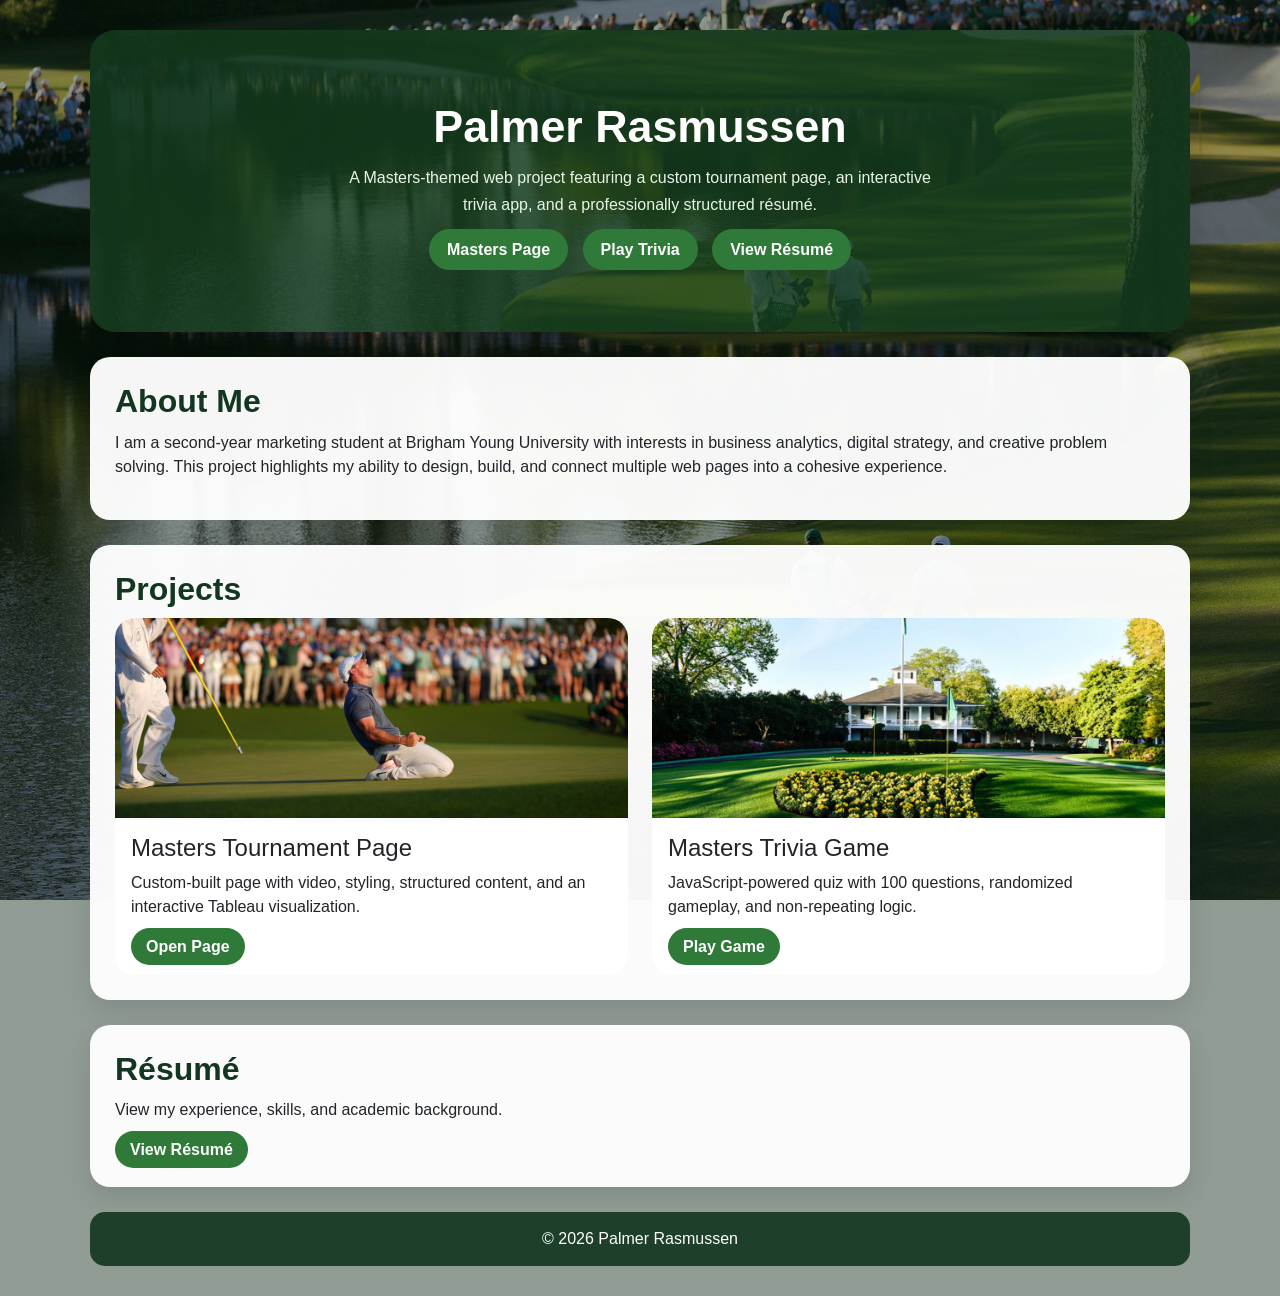
<file: index.html>
<!DOCTYPE html>
<html lang="en">
<head>
  <meta charset="UTF-8">
  <title>Palmer Rasmussen | Portfolio</title>
  <link href="https://cdn.jsdelivr.net/npm/bootstrap@5.3.3/dist/css/bootstrap.min.css" rel="stylesheet">

  <style>
    body {
      margin: 0;
      font-family: Arial, Helvetica, sans-serif;

      background:
        linear-gradient(rgba(10,34,18,0.45), rgba(10,34,18,0.45)),
        url("homebackground.jpg") center/cover fixed no-repeat;
    }

    .wrapper {
      width: min(94%, 1100px);
      margin: 30px auto;
    }

    .hero {
      background:
        linear-gradient(rgba(20,60,30,0.85), rgba(20,60,30,0.85)),
        url("homebackground.jpg") center/cover;
      color: white;
      padding: 70px 30px;
      border-radius: 25px;
      text-align: center;
      box-shadow: 0 18px 36px rgba(0,0,0,0.2);
      margin-bottom: 25px;
    }

    .hero h1 {
      font-size: 2.8rem;
      font-weight: 800;
      margin-bottom: 10px;
    }

    .hero p {
      max-width: 600px;
      margin: 0 auto 20px;
      line-height: 1.7;
      color: #e7f5e7;
    }

    .hero-buttons a {
      margin: 5px;
      padding: 12px 18px;
      background: #2f7a38;
      color: white;
      text-decoration: none;
      border-radius: 999px;
      font-weight: bold;
      transition: 0.2s;
    }

    .hero-buttons a:hover {
      background: #245e2c;
      transform: translateY(-2px);
    }

    .section {
      background: rgba(255,255,255,0.96);
      padding: 25px;
      border-radius: 20px;
      margin-bottom: 25px;
      box-shadow: 0 10px 25px rgba(0,0,0,0.1);
    }

    .section h2 {
      font-weight: 800;
      margin-bottom: 10px;
      color: #12361f;
    }

    .card {
      border-radius: 20px;
      overflow: hidden;
      border: none;
      transition: 0.2s;
    }

    .card:hover {
      transform: translateY(-5px);
      box-shadow: 0 12px 28px rgba(0,0,0,0.15);
    }

    .card img {
      height: 200px;
      object-fit: cover;
    }

    .btn-custom {
      background: #2f7a38;
      color: white;
      border-radius: 999px;
      padding: 10px 15px;
      text-decoration: none;
      font-weight: bold;
    }

    .btn-custom:hover {
      background: #245e2c;
      color: white;
    }

    footer {
      text-align: center;
      color: white;
      padding: 15px;
      background: rgba(18,54,31,0.9);
      border-radius: 15px;
    }
  </style>
</head>

<body>

<div class="wrapper">

  <!-- HERO -->
  <div class="hero">
    <h1>Palmer Rasmussen</h1>
    <p>
      A Masters-themed web project featuring a custom tournament page,
      an interactive trivia app, and a professionally structured résumé.
    </p>

    <div class="hero-buttons">
      <a href="scratch.html">Masters Page</a>
      <a href="app.html">Play Trivia</a>
      <a href="resume.html">View Résumé</a>
    </div>
  </div>

  <!-- ABOUT -->
  <div class="section">
    <h2>About Me</h2>
    <p>
      I am a second-year marketing student at Brigham Young University with interests in
      business analytics, digital strategy, and creative problem solving. This project
      highlights my ability to design, build, and connect multiple web pages into a
      cohesive experience.
    </p>
  </div>

  <!-- PROJECTS -->
  <div class="section">
    <h2>Projects</h2>

    <div class="row g-4">

      <div class="col-md-6">
        <div class="card">
          <img src="masters.jpg">
          <div class="p-3">
            <h4>Masters Tournament Page</h4>
            <p>
              Custom-built page with video, styling, structured content, and
              an interactive Tableau visualization.
            </p>
            <a href="scratch.html" class="btn-custom">Open Page</a>
          </div>
        </div>
      </div>

      <div class="col-md-6">
        <div class="card">
          <img src="triviabackground.jpg">
          <div class="p-3">
            <h4>Masters Trivia Game</h4>
            <p>
              JavaScript-powered quiz with 100 questions, randomized gameplay,
              and non-repeating logic.
            </p>
            <a href="app.html" class="btn-custom">Play Game</a>
          </div>
        </div>
      </div>

    </div>
  </div>

  <!-- RESUME -->
  <div class="section">
    <h2>Résumé</h2>
    <p>View my experience, skills, and academic background.</p>
    <a href="resume.html" class="btn-custom">View Résumé</a>
  </div>

  <!-- FOOTER -->
  <footer>
    © 2026 Palmer Rasmussen
  </footer>

</div>

</body>
</html>
</file>
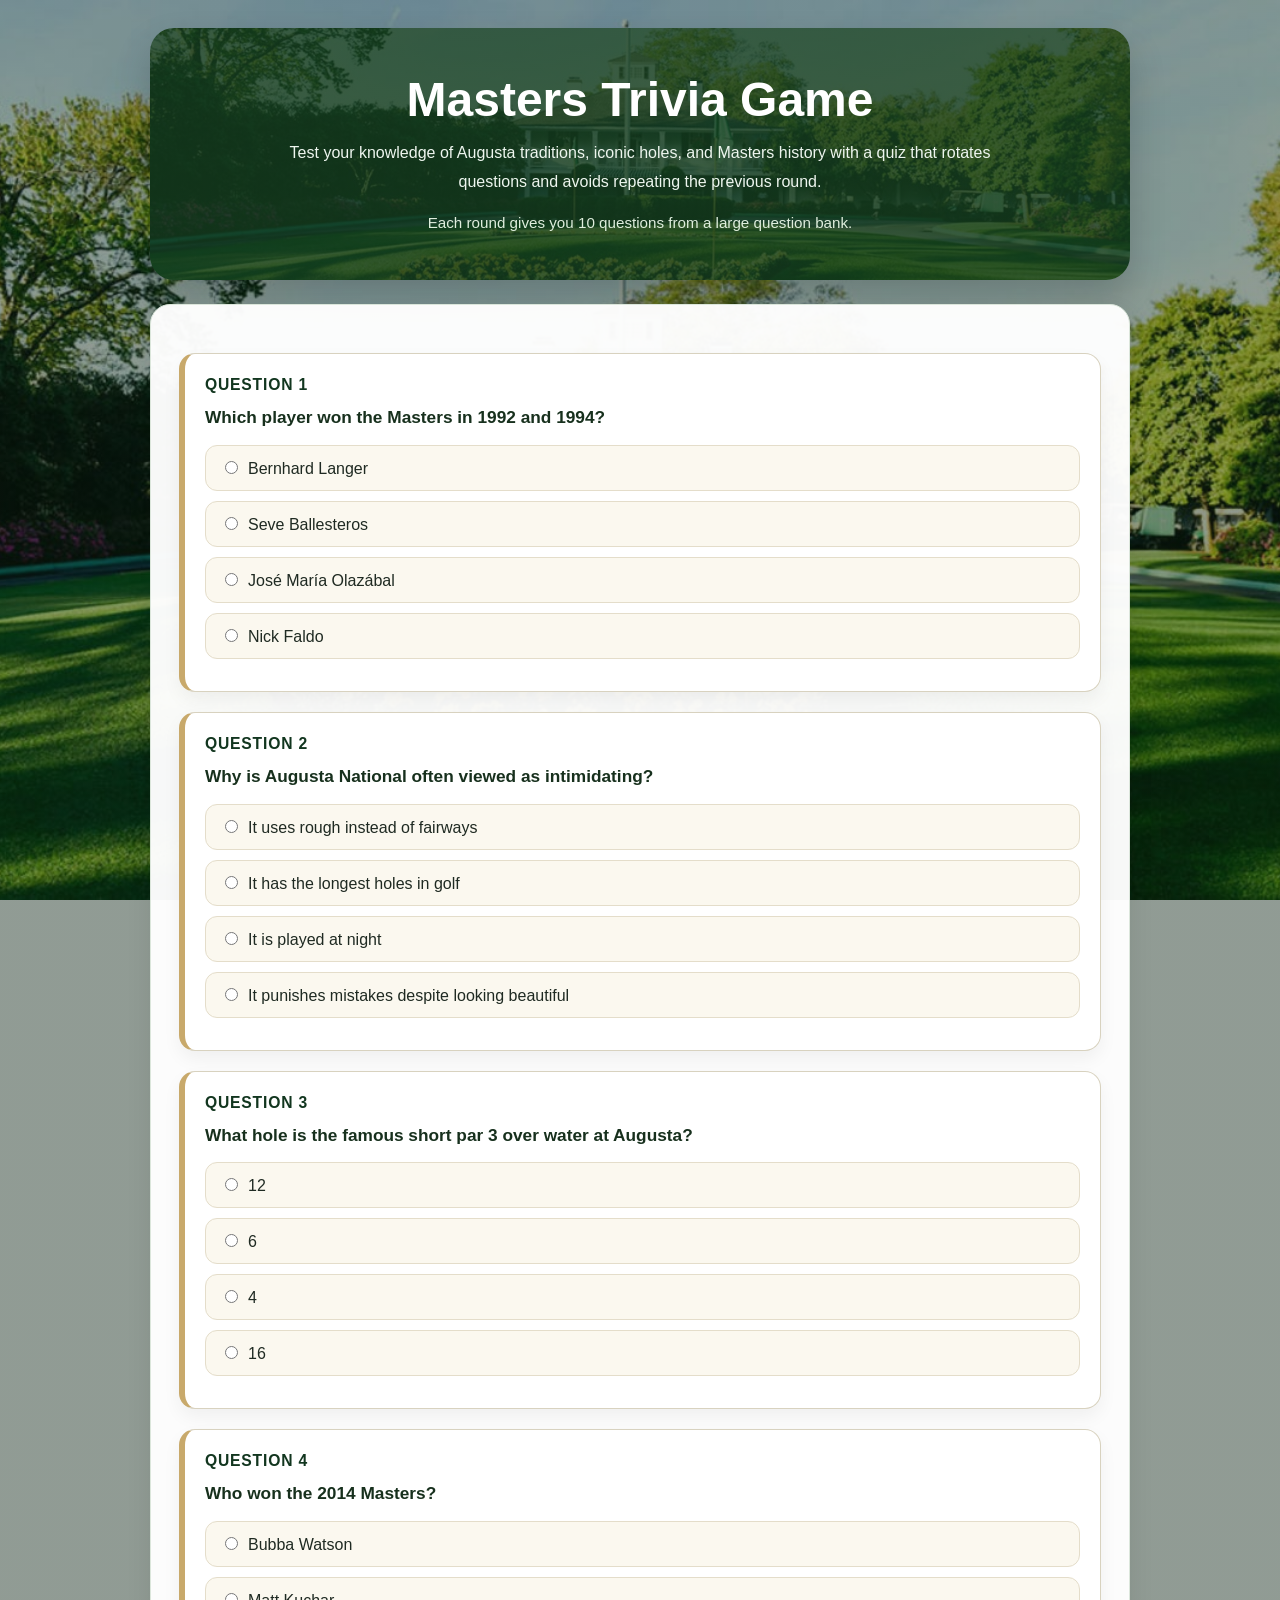
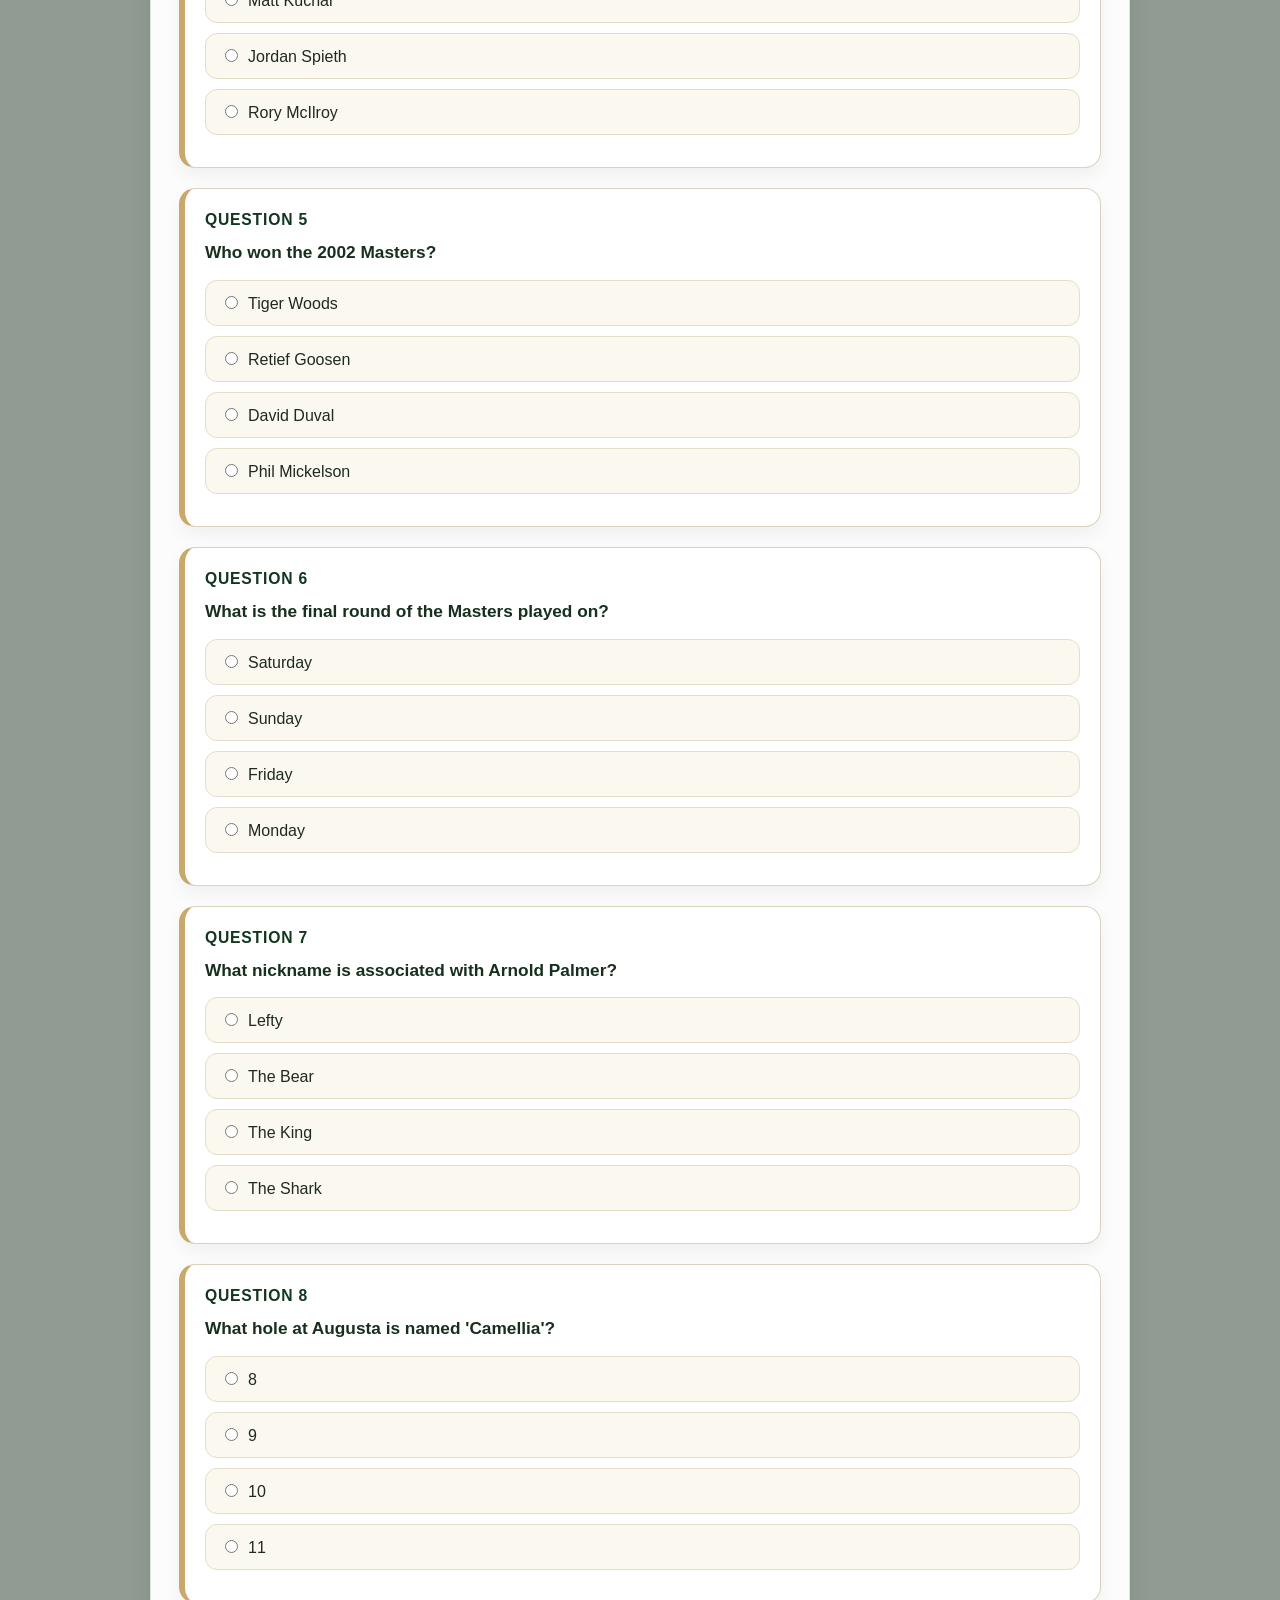
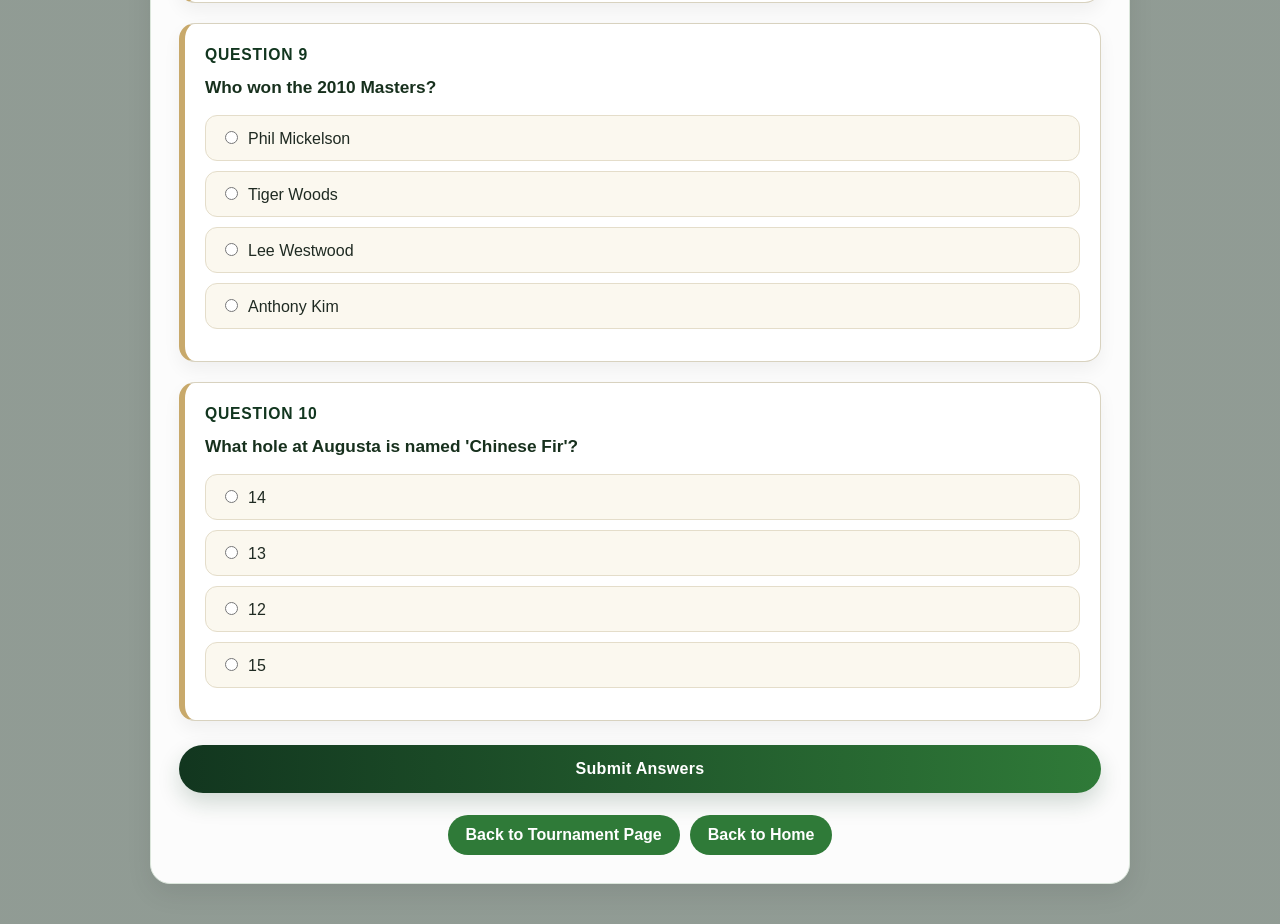
<file: app.html>
<!DOCTYPE html>
<html lang="en">
<head>
  <meta charset="UTF-8">
  <meta name="viewport" content="width=device-width, initial-scale=1.0">
  <title>Masters Trivia Game</title>

  <style>
    :root {
      --masters-green: #12361f;
      --masters-green-2: #2f7a38;
      --masters-cream: #fbf8ef;
      --masters-gold: #c8a96b;
      --masters-text: #1f2a22;
      --masters-border: #d8d2bf;
      --correct-bg: #e4f4e7;
      --correct-border: #2f7a38;
      --wrong-bg: #f8e3e3;
      --wrong-border: #b63b3b;
    }

    * {
      box-sizing: border-box;
    }

    body {
      margin: 0;
      font-family: Arial, Helvetica, sans-serif;
      color: var(--masters-text);
      background:
        linear-gradient(rgba(10,34,18,0.45), rgba(10,34,18,0.45)),
        url("triviabackground.jpg") center/cover fixed no-repeat;
    }

    .page-wrap {
      width: min(94%, 980px);
      margin: 28px auto 40px;
    }

    .hero {
      background:
        linear-gradient(rgba(20, 60, 30, 0.84), rgba(20, 60, 30, 0.84)),
        url("triviabackground.jpg") center/cover no-repeat;
      color: white;
      border-radius: 24px;
      overflow: hidden;
      box-shadow: 0 18px 36px rgba(0, 0, 0, 0.18);
      margin-bottom: 24px;
      text-align: center;
      padding: 44px 28px;
    }

    .hero h1 {
      margin: 0 0 12px;
      font-size: clamp(2rem, 4vw, 3rem);
      font-weight: 800;
    }

    .hero p {
      max-width: 720px;
      margin: 0 auto;
      line-height: 1.8;
      color: #eef6ef;
      font-size: 1rem;
    }

    .hero .small-note {
      margin-top: 12px;
      font-size: 0.95rem;
      color: #dfeedd;
    }

    .content-box {
      background: rgba(255, 255, 255, 0.97);
      padding: 28px;
      margin-bottom: 24px;
      border: 1px solid #dbe6db;
      border-radius: 20px;
      box-shadow: 0 10px 26px rgba(0, 0, 0, 0.08);
    }

    .question-box {
      margin-top: 20px;
      padding: 22px 20px;
      background: white;
      border: 1px solid var(--masters-border);
      border-left: 6px solid var(--masters-gold);
      border-radius: 16px;
      box-shadow: 0 8px 18px rgba(0, 0, 0, 0.05);
    }

    .question-box h3 {
      margin: 0 0 10px;
      color: var(--masters-green);
      font-size: 0.98rem;
      text-transform: uppercase;
      letter-spacing: 0.8px;
    }

    .question-text {
      text-align: left;
      font-size: 1.08rem;
      font-weight: 700;
      margin-bottom: 14px;
      line-height: 1.55;
      color: #17301d;
    }

    label.option-label {
      display: block;
      margin: 10px 0;
      text-align: left;
      cursor: pointer;
      background: var(--masters-cream);
      border: 1px solid #e4ddca;
      border-radius: 12px;
      padding: 12px 14px;
      transition: all 0.18s ease;
    }

    label.option-label:hover {
      background: #f1ecdc;
      border-color: var(--masters-gold);
      transform: translateX(2px);
    }

    label.option-label.correct {
      background: var(--correct-bg);
      border: 2px solid var(--correct-border);
      color: #1e4f28;
      font-weight: 700;
    }

    label.option-label.incorrect {
      background: var(--wrong-bg);
      border: 2px solid var(--wrong-border);
      color: #7d2222;
      font-weight: 700;
    }

    label.option-label.dimmed {
      opacity: 0.88;
    }

    input[type="radio"] {
      margin-right: 10px;
      accent-color: var(--masters-green-2);
    }

    .answer-note {
      margin-top: 12px;
      padding: 10px 12px;
      border-radius: 10px;
      font-size: 0.95rem;
      line-height: 1.5;
      display: none;
    }

    .answer-note.correct-note {
      display: block;
      background: var(--correct-bg);
      color: #1d4d27;
      border: 1px solid #b8d7be;
    }

    .answer-note.incorrect-note {
      display: block;
      background: var(--wrong-bg);
      color: #7d2222;
      border: 1px solid #e0b6b6;
    }

    .submit-btn,
    .restart-btn,
    .reset-btn {
      width: 100%;
      padding: 15px;
      font-size: 1rem;
      border-radius: 999px;
      border: none;
      background: linear-gradient(to right, var(--masters-green), var(--masters-green-2));
      color: white;
      font-weight: 700;
      cursor: pointer;
      margin-top: 24px;
      letter-spacing: 0.3px;
      box-shadow: 0 10px 22px rgba(15, 59, 36, 0.18);
      transition: transform 0.18s ease, box-shadow 0.18s ease;
    }

    .submit-btn:hover,
    .restart-btn:hover,
    .reset-btn:hover {
      transform: translateY(-2px);
      box-shadow: 0 14px 26px rgba(15, 59, 36, 0.25);
    }

    .submit-btn:disabled {
      opacity: 0.7;
      cursor: not-allowed;
      transform: none;
    }

    .result-box {
      margin-top: 28px;
      padding: 24px 20px;
      background: linear-gradient(to bottom right, #f8f4e7, #f1ebda);
      border: 1px solid #dfd5b8;
      border-left: 6px solid var(--masters-gold);
      border-radius: 18px;
      display: none;
      text-align: center;
      box-shadow: 0 10px 24px rgba(0, 0, 0, 0.06);
    }

    .result-box h2 {
      margin-top: 0;
      color: var(--masters-green);
    }

    .result-box p {
      margin-bottom: 0;
      font-size: 1.05rem;
      line-height: 1.7;
    }

    .button-row {
      display: grid;
      grid-template-columns: 1fr 1fr;
      gap: 12px;
      margin-top: 12px;
    }

    .back-links {
      margin-top: 22px;
      display: flex;
      justify-content: center;
      flex-wrap: wrap;
      gap: 10px;
    }

    .back-links a {
      display: inline-block;
      padding: 11px 18px;
      background: #2f7a38;
      color: white;
      text-decoration: none;
      border-radius: 999px;
      font-weight: 700;
      transition: transform 0.18s ease, background 0.18s ease;
    }

    .back-links a:hover {
      background: #245e2c;
      transform: translateY(-2px);
    }

    @media (max-width: 700px) {
      .page-wrap {
        width: 95%;
        margin-top: 16px;
      }

      .hero {
        padding: 34px 20px;
      }

      .content-box {
        padding: 22px;
      }

      .button-row {
        grid-template-columns: 1fr;
      }

      .back-links a {
        width: 100%;
        text-align: center;
      }
    }
  </style>
</head>
<body>
  <div class="page-wrap">
    <header class="hero">
      <h1>Masters Trivia Game</h1>
      <p>
        Test your knowledge of Augusta traditions, iconic holes, and Masters history with a quiz
        that rotates questions and avoids repeating the previous round.
      </p>
      <p class="small-note">
        Each round gives you 10 questions from a large question bank.
      </p>
    </header>

    <section class="content-box">
      <div id="quizArea"></div>

      <button class="submit-btn" id="submitBtn" onclick="checkAnswers()">Submit Answers</button>

      <div class="result-box" id="resultBox">
        <h2>Your Score</h2>
        <p id="resultText"></p>
        <div class="button-row">
          <button class="restart-btn" onclick="restartQuiz()">Play Again</button>
          <button class="reset-btn" onclick="resetQuestionHistory()">Reset Question Cycle</button>
        </div>
      </div>

      <div class="back-links">
        <a href="scratch.html">Back to Tournament Page</a>
        <a href="index.html">Back to Home</a>
      </div>
    </section>
  </div>

  <script>
    const USED_STORAGE_KEY = "mastersUsedQuestionIds";
    const LAST_QUIZ_STORAGE_KEY = "mastersLastQuizIds";
    const QUESTIONS_PER_GAME = 10;
    let currentQuestions = [];
    let quizSubmitted = false;

    const questionPool = [
      {id:1,question:"Where is the Masters Tournament played?",options:["Augusta National","Pebble Beach","St Andrews","Torrey Pines"],answer:"Augusta National"},
      {id:2,question:"What is awarded to the winner of the Masters?",options:["Green Jacket","Claret Jug","Wanamaker Trophy","Ryder Cup"],answer:"Green Jacket"},
      {id:3,question:"Which month is the Masters usually played in?",options:["April","June","July","September"],answer:"April"},
      {id:4,question:"What special dinner is held for past Masters champions?",options:["Champions Dinner","Legends Dinner","Augusta Banquet","Winners Feast"],answer:"Champions Dinner"},
      {id:5,question:"Who chooses the Champions Dinner menu?",options:["The defending champion","The tournament chairman","The club chef","The lowest amateur"],answer:"The defending champion"},
      {id:6,question:"What contest is traditionally held during Masters week before the tournament begins?",options:["Par 3 Contest","Long Drive Contest","Skills Challenge","Putting Contest"],answer:"Par 3 Contest"},
      {id:7,question:"What creek runs through Augusta National and Amen Corner?",options:["Rae’s Creek","Jordan Creek","Pine Creek","Augusta Creek"],answer:"Rae’s Creek"},
      {id:8,question:"Which holes make up Amen Corner?",options:["11, 12, and 13","10, 11, and 12","12, 13, and 14","9, 10, and 11"],answer:"11, 12, and 13"},
      {id:9,question:"What hole begins Amen Corner?",options:["11","10","12","13"],answer:"11"},
      {id:10,question:"What hole is the famous short par 3 over water at Augusta?",options:["12","16","6","4"],answer:"12"},
      {id:11,question:"How many rounds are played in the Masters Tournament?",options:["4","3","5","2"],answer:"4"},
      {id:12,question:"How many holes are played in a standard Masters round?",options:["18","9","12","27"],answer:"18"},
      {id:13,question:"What usually happens after the second round of the Masters?",options:["The cut","A playoff","The jacket ceremony","The Champions Dinner"],answer:"The cut"},
      {id:14,question:"The Masters is one of golf’s four what?",options:["Majors","Tours","Invitationals","Series"],answer:"Majors"},
      {id:15,question:"What makes the Masters different from the other major championships?",options:["It is always played at the same course","It is match play","It uses only 54 holes","It rotates countries"],answer:"It is always played at the same course"},
      {id:16,question:"Which group is especially known for returning to compete at the Masters?",options:["Past champions","Only amateurs","Only Ryder Cup captains","Only major winners from the previous year"],answer:"Past champions"},
      {id:17,question:"Who has won the most Masters titles?",options:["Jack Nicklaus","Tiger Woods","Arnold Palmer","Ben Hogan"],answer:"Jack Nicklaus"},
      {id:18,question:"How many Masters titles did Jack Nicklaus win?",options:["6","5","4","7"],answer:"6"},
      {id:19,question:"Who won the 1997 Masters by a record 12 strokes?",options:["Tiger Woods","Jack Nicklaus","Arnold Palmer","Tom Watson"],answer:"Tiger Woods"},
      {id:20,question:"Who won the 2019 Masters in a famous comeback?",options:["Tiger Woods","Phil Mickelson","Jordan Spieth","Dustin Johnson"],answer:"Tiger Woods"},
      {id:21,question:"Who won the 2020 Masters?",options:["Dustin Johnson","Jon Rahm","Scottie Scheffler","Hideki Matsuyama"],answer:"Dustin Johnson"},
      {id:22,question:"Who won the 2021 Masters?",options:["Hideki Matsuyama","Dustin Johnson","Jordan Spieth","Tiger Woods"],answer:"Hideki Matsuyama"},
      {id:23,question:"Who won the 2022 Masters?",options:["Scottie Scheffler","Rory McIlroy","Jon Rahm","Cameron Smith"],answer:"Scottie Scheffler"},
      {id:24,question:"Who won the 2023 Masters?",options:["Jon Rahm","Brooks Koepka","Tiger Woods","Jordan Spieth"],answer:"Jon Rahm"},
      {id:25,question:"Who won the 2015 Masters?",options:["Jordan Spieth","Phil Mickelson","Bubba Watson","Rory McIlroy"],answer:"Jordan Spieth"},
      {id:26,question:"Who won the 2016 Masters?",options:["Danny Willett","Jordan Spieth","Jason Day","Bubba Watson"],answer:"Danny Willett"},
      {id:27,question:"Who won the 2017 Masters?",options:["Sergio Garcia","Justin Rose","Jordan Spieth","Rickie Fowler"],answer:"Sergio Garcia"},
      {id:28,question:"Who won the 2018 Masters?",options:["Patrick Reed","Jordan Spieth","Rickie Fowler","Rory McIlroy"],answer:"Patrick Reed"},
      {id:29,question:"Who won the 2014 Masters?",options:["Bubba Watson","Jordan Spieth","Matt Kuchar","Rory McIlroy"],answer:"Bubba Watson"},
      {id:30,question:"Who won the 2012 Masters?",options:["Bubba Watson","Louis Oosthuizen","Phil Mickelson","Lee Westwood"],answer:"Bubba Watson"},
      {id:31,question:"Who won the 2011 Masters?",options:["Charl Schwartzel","Tiger Woods","Adam Scott","Jason Day"],answer:"Charl Schwartzel"},
      {id:32,question:"Who won the 2010 Masters?",options:["Phil Mickelson","Lee Westwood","Tiger Woods","Anthony Kim"],answer:"Phil Mickelson"},
      {id:33,question:"Who won the 2008 Masters?",options:["Trevor Immelman","Tiger Woods","Brandt Snedeker","Phil Mickelson"],answer:"Trevor Immelman"},
      {id:34,question:"Who won the 2005 Masters?",options:["Tiger Woods","Chris DiMarco","Phil Mickelson","Retief Goosen"],answer:"Tiger Woods"},
      {id:35,question:"Who won the 2004 Masters?",options:["Phil Mickelson","Ernie Els","Retief Goosen","Tiger Woods"],answer:"Phil Mickelson"},
      {id:36,question:"Who won the 2001 Masters?",options:["Tiger Woods","David Duval","Phil Mickelson","Ernie Els"],answer:"Tiger Woods"},
      {id:37,question:"Who won the 1999 Masters?",options:["José María Olazábal","Tiger Woods","Greg Norman","Fred Couples"],answer:"José María Olazábal"},
      {id:38,question:"Who is the youngest Masters winner ever?",options:["Tiger Woods","Jordan Spieth","Jack Nicklaus","Seve Ballesteros"],answer:"Tiger Woods"},
      {id:39,question:"Who is the oldest Masters winner ever?",options:["Jack Nicklaus","Tom Watson","Arnold Palmer","Gary Player"],answer:"Jack Nicklaus"},
      {id:40,question:"What state is Augusta National located in?",options:["Georgia","South Carolina","Florida","Alabama"],answer:"Georgia"},
      {id:41,question:"In what year was the first Masters played?",options:["1934","1928","1941","1950"],answer:"1934"},
      {id:42,question:"What was the Masters originally called?",options:["Augusta National Invitation Tournament","The Augusta Open","The Green Jacket Classic","The National Masters"],answer:"Augusta National Invitation Tournament"},
      {id:43,question:"Who co-founded Augusta National and the Masters?",options:["Bobby Jones","Ben Hogan","Sam Snead","Jack Nicklaus"],answer:"Bobby Jones"},
      {id:44,question:"What color are the caddie jumpsuits at the Masters?",options:["White","Green","Blue","Yellow"],answer:"White"},
      {id:45,question:"What sandwich is famously associated with the Masters concessions?",options:["Pimento cheese","French dip","Italian sub","Reuben"],answer:"Pimento cheese"},
      {id:46,question:"What is traditionally associated with Sunday at the Masters?",options:["Green jacket ceremony","Par 3 Contest","Champions Dinner","Amateur medal presentation"],answer:"Green jacket ceremony"},
      {id:47,question:"Which nine at Augusta contains Amen Corner?",options:["Back nine","Front nine","Practice nine","Short course"],answer:"Back nine"},
      {id:48,question:"Which hole is famous for players skipping the ball across the water in practice rounds?",options:["16","12","18","6"],answer:"16"},
      {id:49,question:"What flower is Augusta especially known for?",options:["Azaleas","Roses","Tulips","Lilies"],answer:"Azaleas"},
      {id:50,question:"What nickname is associated with Arnold Palmer?",options:["The King","The Bear","Lefty","The Shark"],answer:"The King"},
      {id:51,question:"What nickname is associated with Jack Nicklaus?",options:["The Golden Bear","The King","Lefty","The Shark"],answer:"The Golden Bear"},
      {id:52,question:"What nickname is associated with Phil Mickelson?",options:["Lefty","The King","The Bear","The Iceman"],answer:"Lefty"},
      {id:53,question:"What hole at Augusta is named 'Golden Bell'?",options:["12","11","13","16"],answer:"12"},
      {id:54,question:"What hole at Augusta is named 'Azalea'?",options:["13","12","14","15"],answer:"13"},
      {id:55,question:"What hole at Augusta is named 'Magnolia'?",options:["5","6","4","7"],answer:"5"},
      {id:56,question:"What hole at Augusta is named 'Camellia'?",options:["10","9","11","8"],answer:"10"},
      {id:57,question:"What hole at Augusta is named 'Firethorn'?",options:["15","14","16","13"],answer:"15"},
      {id:58,question:"What hole at Augusta is named 'Holly'?",options:["18","17","16","15"],answer:"18"},
      {id:59,question:"What hole at Augusta is named 'Redbud'?",options:["16","15","14","13"],answer:"16"},
      {id:60,question:"What hole at Augusta is named 'Pink Dogwood'?",options:["2","3","4","5"],answer:"2"},
      {id:61,question:"What hole at Augusta is named 'Flowering Peach'?",options:["3","2","4","5"],answer:"3"},
      {id:62,question:"What hole at Augusta is named 'Pampas'?",options:["7","8","6","9"],answer:"7"},
      {id:63,question:"What hole at Augusta is named 'Yellow Jasmine'?",options:["8","7","9","6"],answer:"8"},
      {id:64,question:"What hole at Augusta is named 'Carolina Cherry'?",options:["9","8","10","7"],answer:"9"},
      {id:65,question:"What hole at Augusta is named 'White Dogwood'?",options:["11","10","12","9"],answer:"11"},
      {id:66,question:"What hole at Augusta is named 'Chinese Fir'?",options:["14","13","15","12"],answer:"14"},
      {id:67,question:"What hole at Augusta is named 'Nandina'?",options:["13","14","12","15"],answer:"13"},
      {id:68,question:"What hole at Augusta is named 'Juniper'?",options:["6","5","7","4"],answer:"6"},
      {id:69,question:"What hole at Augusta is named 'Cedar'?",options:["4","3","5","6"],answer:"4"},
      {id:70,question:"What hole is the finishing hole at Augusta?",options:["18","17","16","15"],answer:"18"},
      {id:71,question:"What is one reason the Masters is considered especially traditional?",options:["It keeps many long-standing customs","It is the oldest major","It has the biggest purse","It is always match play"],answer:"It keeps many long-standing customs"},
      {id:72,question:"Who receives low amateur honors at the Masters?",options:["Best amateur in the field","Youngest player in the field","Best rookie","Fastest round of the week"],answer:"Best amateur in the field"},
      {id:73,question:"What hole starts the back nine at Augusta?",options:["10","9","11","12"],answer:"10"},
      {id:74,question:"Which hole is the par-5 second shot over water risk-reward hole on the back nine?",options:["15","13","14","16"],answer:"15"},
      {id:75,question:"What is Augusta National most famous for besides the tournament itself?",options:["Its beauty and course conditioning","Night golf","Having the longest holes in golf","Hosting multiple majors each year"],answer:"Its beauty and course conditioning"},
      {id:76,question:"What is the final round of the Masters played on?",options:["Sunday","Saturday","Friday","Monday"],answer:"Sunday"},
      {id:77,question:"What famous prize is presented in Butler Cabin?",options:["The Green Jacket","The Silver Medal","The Wanamaker Trophy","The Claret Jug"],answer:"The Green Jacket"},
      {id:78,question:"Who won the 1986 Masters in one of the most famous victories ever?",options:["Jack Nicklaus","Tom Watson","Seve Ballesteros","Greg Norman"],answer:"Jack Nicklaus"},
      {id:79,question:"Who won the 2003 Masters?",options:["Mike Weir","Tiger Woods","Ernie Els","Phil Mickelson"],answer:"Mike Weir"},
      {id:80,question:"Who won the 2002 Masters?",options:["Tiger Woods","Retief Goosen","Phil Mickelson","David Duval"],answer:"Tiger Woods"},
      {id:81,question:"Who won the 2006 Masters?",options:["Phil Mickelson","Tiger Woods","José María Olazábal","Retief Goosen"],answer:"Phil Mickelson"},
      {id:82,question:"Who won the 2007 Masters?",options:["Zach Johnson","Tiger Woods","Retief Goosen","Phil Mickelson"],answer:"Zach Johnson"},
      {id:83,question:"Who won the 2009 Masters?",options:["Ángel Cabrera","Tiger Woods","Kenny Perry","Chad Campbell"],answer:"Ángel Cabrera"},
      {id:84,question:"Which famous golfer from Japan won the Masters in 2021?",options:["Hideki Matsuyama","Ryo Ishikawa","Shugo Imahira","Takumi Kanaya"],answer:"Hideki Matsuyama"},
      {id:85,question:"Which player won the Masters in 2024?",options:["Scottie Scheffler","Rory McIlroy","Jon Rahm","Ludvig Åberg"],answer:"Scottie Scheffler"},
      {id:86,question:"What part of Augusta’s identity makes TV coverage instantly recognizable?",options:["The flowers and immaculate course colors","The giant stadium crowds","The roofed greens","The desert setting"],answer:"The flowers and immaculate course colors"},
      {id:87,question:"Which golfer is associated with a miraculous shot from the trees on 13 in 2010?",options:["Phil Mickelson","Tiger Woods","Bubba Watson","Jordan Spieth"],answer:"Phil Mickelson"},
      {id:88,question:"What is one of the most famous collapses in Masters history associated with 1996?",options:["Greg Norman losing a big lead","Tiger Woods missing the cut","Phil Mickelson withdrawing","Rory McIlroy four-putting 18"],answer:"Greg Norman losing a big lead"},
      {id:89,question:"Which player won the Masters in 1992 and 1994?",options:["José María Olazábal","Seve Ballesteros","Bernhard Langer","Nick Faldo"],answer:"José María Olazábal"},
      {id:90,question:"Which player won the Masters in 1989 and 1990?",options:["Nick Faldo","Tom Kite","Ian Woosnam","Fred Couples"],answer:"Nick Faldo"},
      {id:91,question:"Which player won the Masters in 1991?",options:["Ian Woosnam","Nick Faldo","Fred Couples","Seve Ballesteros"],answer:"Ian Woosnam"},
      {id:92,question:"Which player won the Masters in 1996?",options:["Nick Faldo","Greg Norman","Tom Lehman","Fred Couples"],answer:"Nick Faldo"},
      {id:93,question:"Which player won the Masters in 1998?",options:["Mark O’Meara","Tiger Woods","David Duval","Ernie Els"],answer:"Mark O’Meara"},
      {id:94,question:"Which player won the Masters in 2013?",options:["Adam Scott","Angel Cabrera","Tiger Woods","Jason Day"],answer:"Adam Scott"},
      {id:95,question:"Which player was the first Australian to win the Masters?",options:["Adam Scott","Greg Norman","Jason Day","Cameron Smith"],answer:"Adam Scott"},
      {id:96,question:"What is the atmosphere at the Masters most often described as?",options:["Prestigious and traditional","Loud and chaotic","Fast and modern","Casual and relaxed"],answer:"Prestigious and traditional"},
      {id:97,question:"What is one visual symbol strongly associated with Masters broadcasts?",options:["The Augusta scoreboards and flowers","Fireworks","LED light shows","Open grandstands"],answer:"The Augusta scoreboards and flowers"},
      {id:98,question:"Why is Augusta National often viewed as intimidating?",options:["It punishes mistakes despite looking beautiful","It has the longest holes in golf","It uses rough instead of fairways","It is played at night"],answer:"It punishes mistakes despite looking beautiful"},
      {id:99,question:"What kind of event is the Masters compared to the other majors?",options:["An invitational field","An open qualifier event","A match-play bracket","A team championship"],answer:"An invitational field"},
      {id:100,question:"What best defines the Masters as a tournament?",options:["Tradition, pressure, and Augusta National","Speed, team play, and travel","Rotation, links golf, and weather","Night golf and fan voting"],answer:"Tradition, pressure, and Augusta National"}
    ];

    function shuffleArray(array) {
      const shuffled = [...array];
      for (let i = shuffled.length - 1; i > 0; i--) {
        const j = Math.floor(Math.random() * (i + 1));
        const temp = shuffled[i];
        shuffled[i] = shuffled[j];
        shuffled[j] = temp;
      }
      return shuffled;
    }

    function getStoredArray(key) {
      try {
        return JSON.parse(localStorage.getItem(key)) || [];
      } catch (e) {
        return [];
      }
    }

    function setStoredArray(key, value) {
      localStorage.setItem(key, JSON.stringify(value));
    }

    function buildQuestionSet() {
      let usedIds = getStoredArray(USED_STORAGE_KEY);
      const lastQuizIds = getStoredArray(LAST_QUIZ_STORAGE_KEY);

      const neverUsed = questionPool.filter(function(q) {
        return !usedIds.includes(q.id);
      });

      let selected = [];

      if (neverUsed.length >= QUESTIONS_PER_GAME) {
        let pool = neverUsed.filter(function(q) {
          return !lastQuizIds.includes(q.id);
        });

        if (pool.length < QUESTIONS_PER_GAME) {
          pool = neverUsed;
        }

        selected = shuffleArray(pool).slice(0, QUESTIONS_PER_GAME);
      } else {
        selected = neverUsed.slice();

        const remainingNeeded = QUESTIONS_PER_GAME - selected.length;

        let refillPool = questionPool.filter(function(q) {
          const alreadySelected = selected.some(function(s) { return s.id === q.id; });
          return !alreadySelected && !lastQuizIds.includes(q.id);
        });

        if (refillPool.length < remainingNeeded) {
          refillPool = questionPool.filter(function(q) {
            return !selected.some(function(s) { return s.id === q.id; });
          });
        }

        selected = selected.concat(shuffleArray(refillPool).slice(0, remainingNeeded));

        if (neverUsed.length === 0) {
          usedIds = [];
        }
      }

      const selectedIds = selected.map(function(q) { return q.id; });
      const updatedUsed = Array.from(new Set(usedIds.concat(selectedIds)));

      setStoredArray(USED_STORAGE_KEY, updatedUsed);
      setStoredArray(LAST_QUIZ_STORAGE_KEY, selectedIds);

      return selected.map(function(q) {
        return {
          id: q.id,
          question: q.question,
          answer: q.answer,
          shuffledOptions: shuffleArray(q.options)
        };
      });
    }

    function loadQuiz() {
      quizSubmitted = false;
      currentQuestions = buildQuestionSet();

      const quizArea = document.getElementById("quizArea");
      const submitBtn = document.getElementById("submitBtn");
      const resultBox = document.getElementById("resultBox");

      quizArea.innerHTML = "";
      submitBtn.disabled = false;
      resultBox.style.display = "none";

      currentQuestions.forEach(function(q, index) {
        const questionBlock = document.createElement("div");
        questionBlock.className = "question-box";

        let optionsHTML = "";
        q.shuffledOptions.forEach(function(option) {
          optionsHTML +=
            '<label class="option-label" data-question="' + index + '" data-option="' + option + '">' +
              '<input type="radio" name="question' + index + '" value="' + option + '">' +
              option +
            '</label>';
        });

        questionBlock.innerHTML =
          '<h3>Question ' + (index + 1) + '</h3>' +
          '<div class="question-text">' + q.question + '</div>' +
          optionsHTML +
          '<div class="answer-note" id="note' + index + '"></div>';

        quizArea.appendChild(questionBlock);
      });
    }

    function checkAnswers() {
      if (quizSubmitted) return;

      let score = 0;

      currentQuestions.forEach(function(q, index) {
        const selected = document.querySelector('input[name="question' + index + '"]:checked');
        const allInputs = document.querySelectorAll('input[name="question' + index + '"]');
        const allLabels = document.querySelectorAll('label[data-question="' + index + '"]');
        const note = document.getElementById("note" + index);

        allInputs.forEach(function(input) {
          input.disabled = true;
        });

        allLabels.forEach(function(label) {
          const labelOption = label.getAttribute("data-option");
          label.classList.add("dimmed");

          if (labelOption === q.answer) {
            label.classList.remove("dimmed");
            label.classList.add("correct");
          }

          if (selected && labelOption === selected.value && selected.value !== q.answer) {
            label.classList.remove("dimmed");
            label.classList.add("incorrect");
          }
        });

        if (selected && selected.value === q.answer) {
          score++;
          note.className = "answer-note correct-note";
          note.textContent = "Correct.";
        } else if (selected) {
          note.className = "answer-note incorrect-note";
          note.textContent = "Incorrect. The correct answer is " + q.answer + ".";
        } else {
          note.className = "answer-note incorrect-note";
          note.textContent = "No answer selected. The correct answer is " + q.answer + ".";
        }
      });

      const resultBox = document.getElementById("resultBox");
      const resultText = document.getElementById("resultText");
      const submitBtn = document.getElementById("submitBtn");

      let feedback = "";
      if (score === currentQuestions.length) {
        feedback = "Perfect round. Very Masters-worthy.";
      } else if (score >= 8) {
        feedback = "Great score. You know your Masters history.";
      } else if (score >= 5) {
        feedback = "Solid round. A little more Augusta knowledge and you are there.";
      } else {
        feedback = "Good start. Time to study up and make another run at it.";
      }

      resultText.textContent = "You got " + score + " out of " + currentQuestions.length + " correct. " + feedback;
      resultBox.style.display = "block";
      submitBtn.disabled = true;
      quizSubmitted = true;

      window.scrollTo({ top: document.body.scrollHeight, behavior: "smooth" });
    }

    function restartQuiz() {
      loadQuiz();
      window.scrollTo({ top: 0, behavior: "smooth" });
    }

    function resetQuestionHistory() {
      localStorage.removeItem(USED_STORAGE_KEY);
      localStorage.removeItem(LAST_QUIZ_STORAGE_KEY);
      restartQuiz();
    }

    loadQuiz();
  </script>
</body>
</html>
</file>
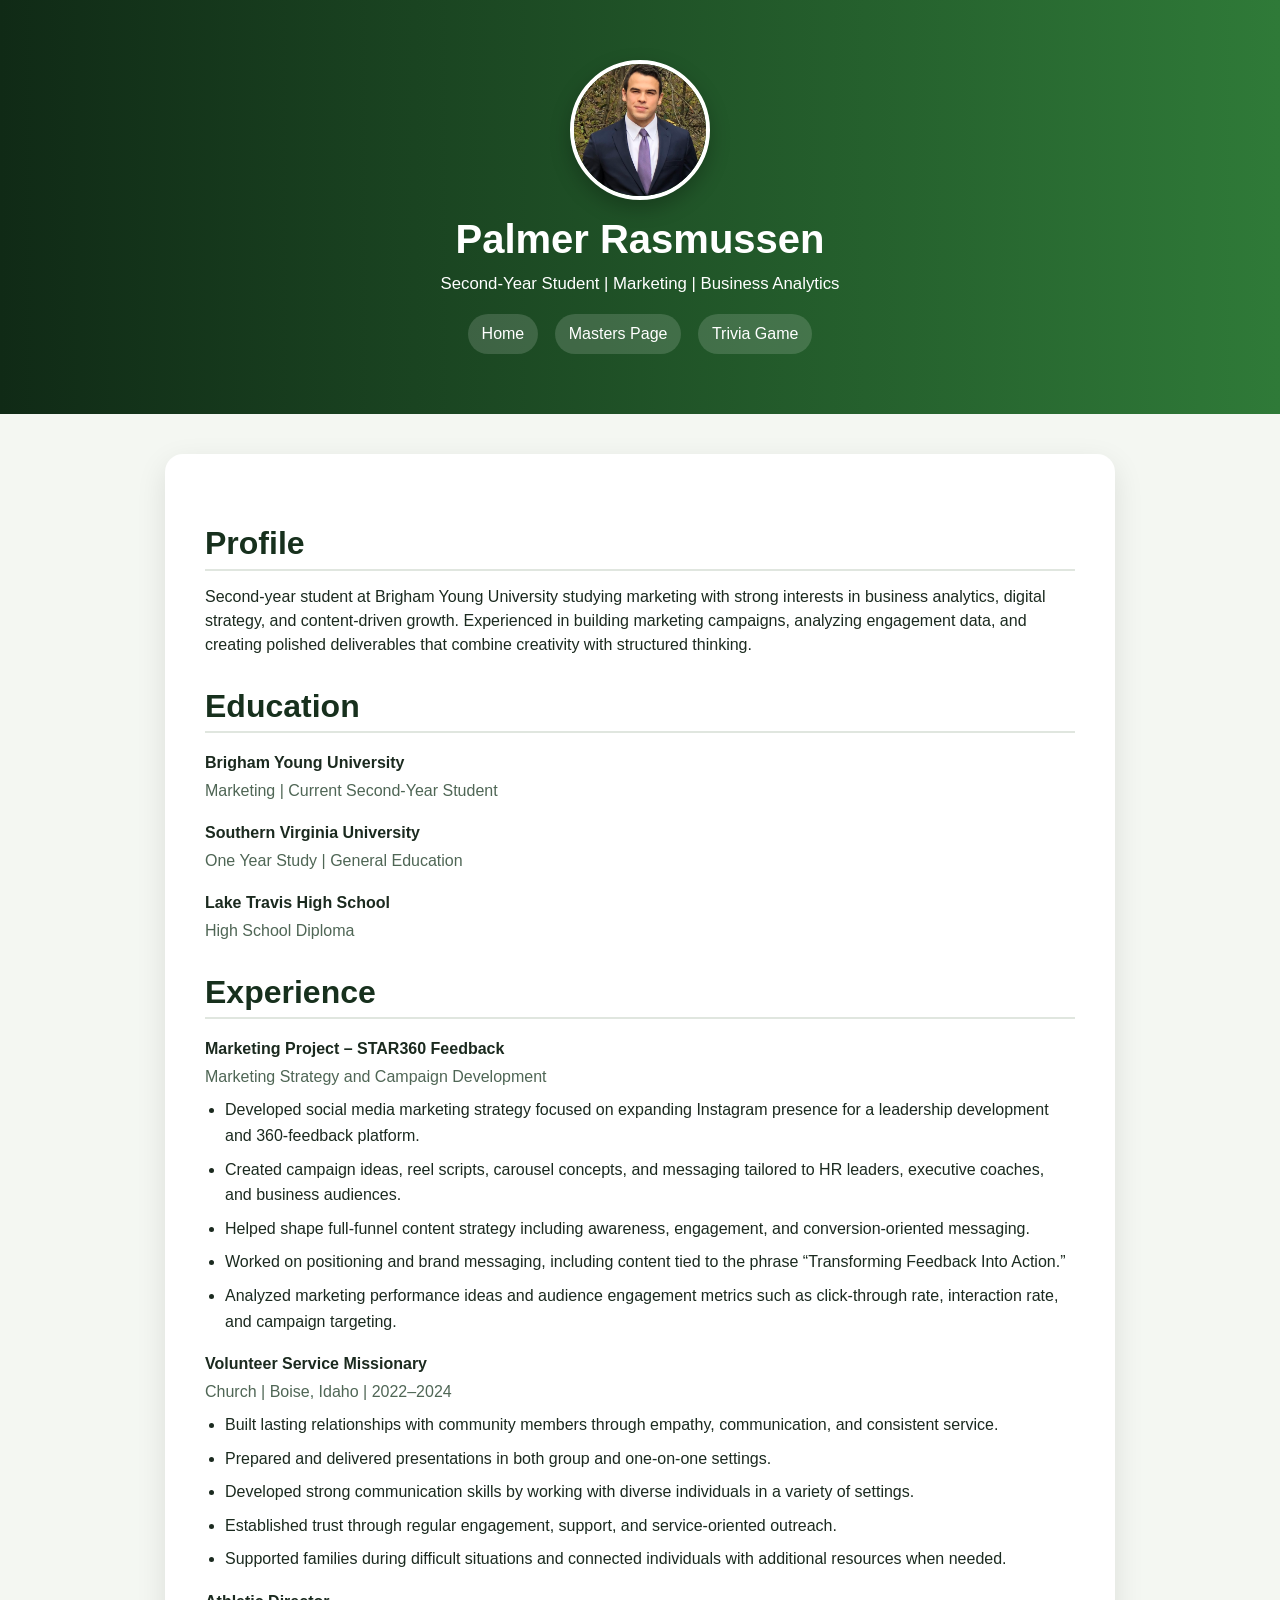
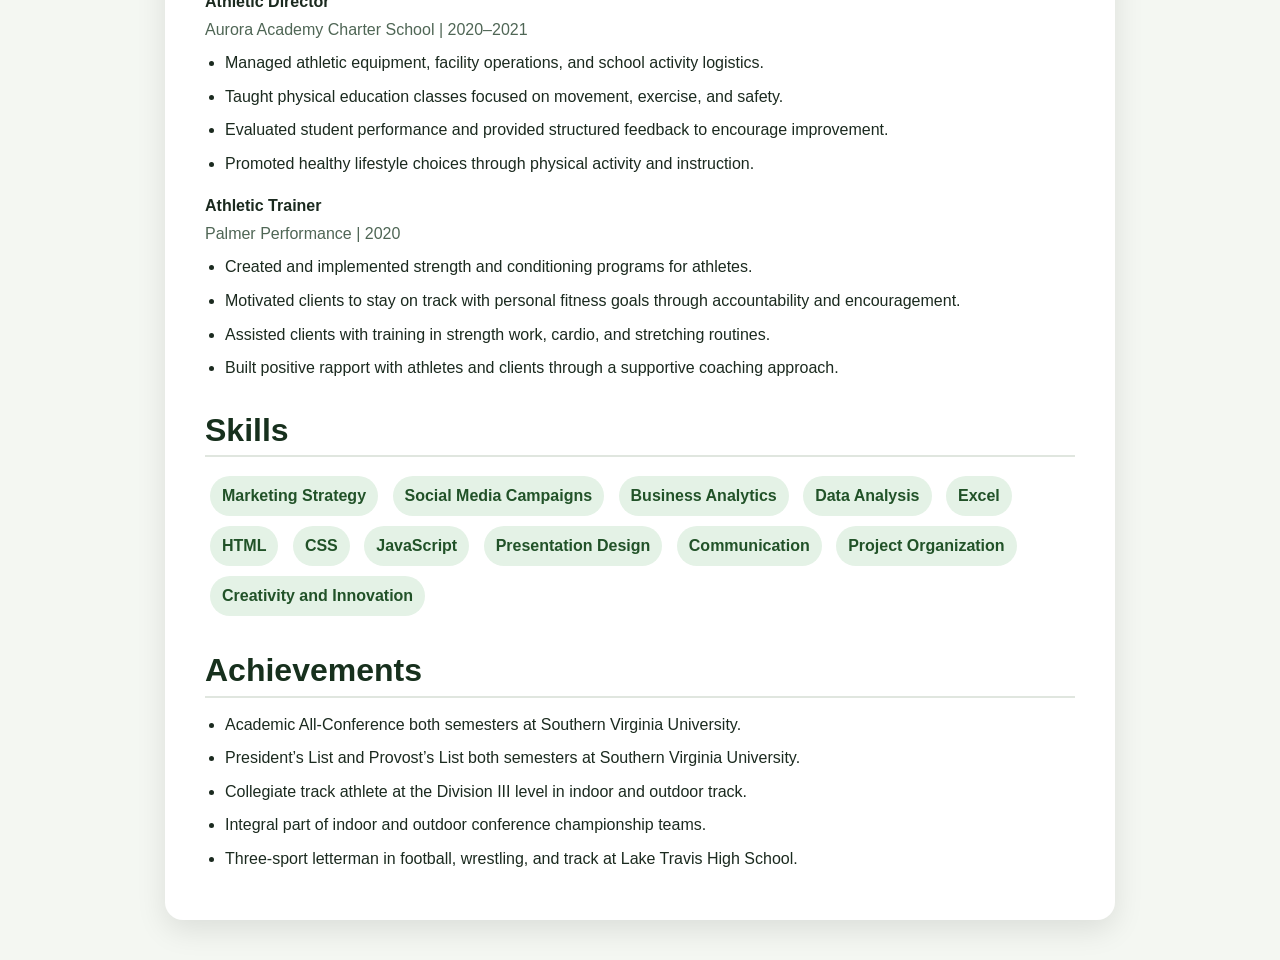
<file: resume.html>
<!DOCTYPE html>
<html lang="en">
<head>
  <meta charset="UTF-8" />
  <meta name="viewport" content="width=device-width, initial-scale=1.0" />
  <title>Palmer Rasmussen | Résumé</title>

  <link href="https://cdn.jsdelivr.net/npm/bootstrap@5.3.3/dist/css/bootstrap.min.css" rel="stylesheet">

  <style>
    body {
      background-color: #f4f7f2;
      font-family: Arial, Helvetica, sans-serif;
      color: #1b2a1f;
      margin: 0;
    }

    .header {
      background: linear-gradient(to right, #102a16, #2f7a38);
      color: white;
      padding: 60px 20px;
    }

    .header h1 {
      font-weight: 800;
      margin-bottom: 8px;
    }

    .header p {
      margin-bottom: 18px;
      font-size: 1.05rem;
    }

    .profile-pic {
      width: 140px;
      height: 140px;
      object-fit: cover;
      border-radius: 50%;
      border: 4px solid white;
      margin-bottom: 15px;
      box-shadow: 0 8px 20px rgba(0,0,0,0.25);
    }

    .links a {
      color: white;
      text-decoration: none;
      margin: 0 6px;
      padding: 8px 14px;
      border-radius: 999px;
      background: rgba(255,255,255,0.15);
      display: inline-block;
    }

    .links a:hover {
      background: rgba(255,255,255,0.25);
      color: white;
    }

    .resume-box {
      max-width: 950px;
      margin: 40px auto;
      background: white;
      border-radius: 18px;
      padding: 40px;
      box-shadow: 0 10px 30px rgba(0,0,0,0.10);
    }

    h2 {
      margin-top: 30px;
      margin-bottom: 14px;
      font-weight: 800;
      border-bottom: 2px solid #e0e6df;
      padding-bottom: 6px;
      color: #17301d;
    }

    .job-title {
      font-weight: 700;
      margin-top: 18px;
      margin-bottom: 4px;
    }

    .job-subtitle {
      color: #4f6655;
      margin-bottom: 8px;
    }

    ul {
      padding-left: 20px;
      margin-bottom: 0;
    }

    li {
      margin-bottom: 8px;
      line-height: 1.6;
    }

    .skills span {
      display: inline-block;
      background: #e4f2e6;
      padding: 8px 12px;
      border-radius: 999px;
      margin: 5px;
      font-weight: 700;
      color: #215228;
    }

    @media (max-width: 768px) {
      .resume-box {
        margin: 20px 12px;
        padding: 24px;
      }

      .links a {
        margin-top: 8px;
      }
    }
  </style>
</head>
<body>

  <div class="header">
    <div class="container text-center">
      <img src="profile.jpg" alt="Palmer Rasmussen" class="profile-pic">

      <h1>Palmer Rasmussen</h1>
      <p>Second-Year Student | Marketing | Business Analytics</p>

      <div class="links">
        <a href="index.html">Home</a>
        <a href="scratch.html">Masters Page</a>
        <a href="app.html">Trivia Game</a>
      </div>
    </div>
  </div>

  <div class="resume-box">
    <h2>Profile</h2>
    <p>
      Second-year student at Brigham Young University studying marketing with strong interests in
      business analytics, digital strategy, and content-driven growth. Experienced in building
      marketing campaigns, analyzing engagement data, and creating polished deliverables that combine
      creativity with structured thinking.
    </p>

    <h2>Education</h2>
    <div class="job-title">Brigham Young University</div>
    <div class="job-subtitle">Marketing | Current Second-Year Student</div>

    <div class="job-title">Southern Virginia University</div>
    <div class="job-subtitle">One Year Study | General Education</div>

    <div class="job-title">Lake Travis High School</div>
    <div class="job-subtitle">High School Diploma</div>

    <h2>Experience</h2>

    <div class="job-title">Marketing Project – STAR360 Feedback</div>
    <div class="job-subtitle">Marketing Strategy and Campaign Development</div>
    <ul>
      <li>Developed social media marketing strategy focused on expanding Instagram presence for a leadership development and 360-feedback platform.</li>
      <li>Created campaign ideas, reel scripts, carousel concepts, and messaging tailored to HR leaders, executive coaches, and business audiences.</li>
      <li>Helped shape full-funnel content strategy including awareness, engagement, and conversion-oriented messaging.</li>
      <li>Worked on positioning and brand messaging, including content tied to the phrase “Transforming Feedback Into Action.”</li>
      <li>Analyzed marketing performance ideas and audience engagement metrics such as click-through rate, interaction rate, and campaign targeting.</li>
    </ul>

    <div class="job-title">Volunteer Service Missionary</div>
    <div class="job-subtitle">Church | Boise, Idaho | 2022–2024</div>
    <ul>
      <li>Built lasting relationships with community members through empathy, communication, and consistent service.</li>
      <li>Prepared and delivered presentations in both group and one-on-one settings.</li>
      <li>Developed strong communication skills by working with diverse individuals in a variety of settings.</li>
      <li>Established trust through regular engagement, support, and service-oriented outreach.</li>
      <li>Supported families during difficult situations and connected individuals with additional resources when needed.</li>
    </ul>

    <div class="job-title">Athletic Director</div>
    <div class="job-subtitle">Aurora Academy Charter School | 2020–2021</div>
    <ul>
      <li>Managed athletic equipment, facility operations, and school activity logistics.</li>
      <li>Taught physical education classes focused on movement, exercise, and safety.</li>
      <li>Evaluated student performance and provided structured feedback to encourage improvement.</li>
      <li>Promoted healthy lifestyle choices through physical activity and instruction.</li>
    </ul>

    <div class="job-title">Athletic Trainer</div>
    <div class="job-subtitle">Palmer Performance | 2020</div>
    <ul>
      <li>Created and implemented strength and conditioning programs for athletes.</li>
      <li>Motivated clients to stay on track with personal fitness goals through accountability and encouragement.</li>
      <li>Assisted clients with training in strength work, cardio, and stretching routines.</li>
      <li>Built positive rapport with athletes and clients through a supportive coaching approach.</li>
    </ul>

    <h2>Skills</h2>
    <div class="skills">
      <span>Marketing Strategy</span>
      <span>Social Media Campaigns</span>
      <span>Business Analytics</span>
      <span>Data Analysis</span>
      <span>Excel</span>
      <span>HTML</span>
      <span>CSS</span>
      <span>JavaScript</span>
      <span>Presentation Design</span>
      <span>Communication</span>
      <span>Project Organization</span>
      <span>Creativity and Innovation</span>
    </div>

    <h2>Achievements</h2>
    <ul>
      <li>Academic All-Conference both semesters at Southern Virginia University.</li>
      <li>President’s List and Provost’s List both semesters at Southern Virginia University.</li>
      <li>Collegiate track athlete at the Division III level in indoor and outdoor track.</li>
      <li>Integral part of indoor and outdoor conference championship teams.</li>
      <li>Three-sport letterman in football, wrestling, and track at Lake Travis High School.</li>
    </ul>
  </div>

</body>
</html>
</file>
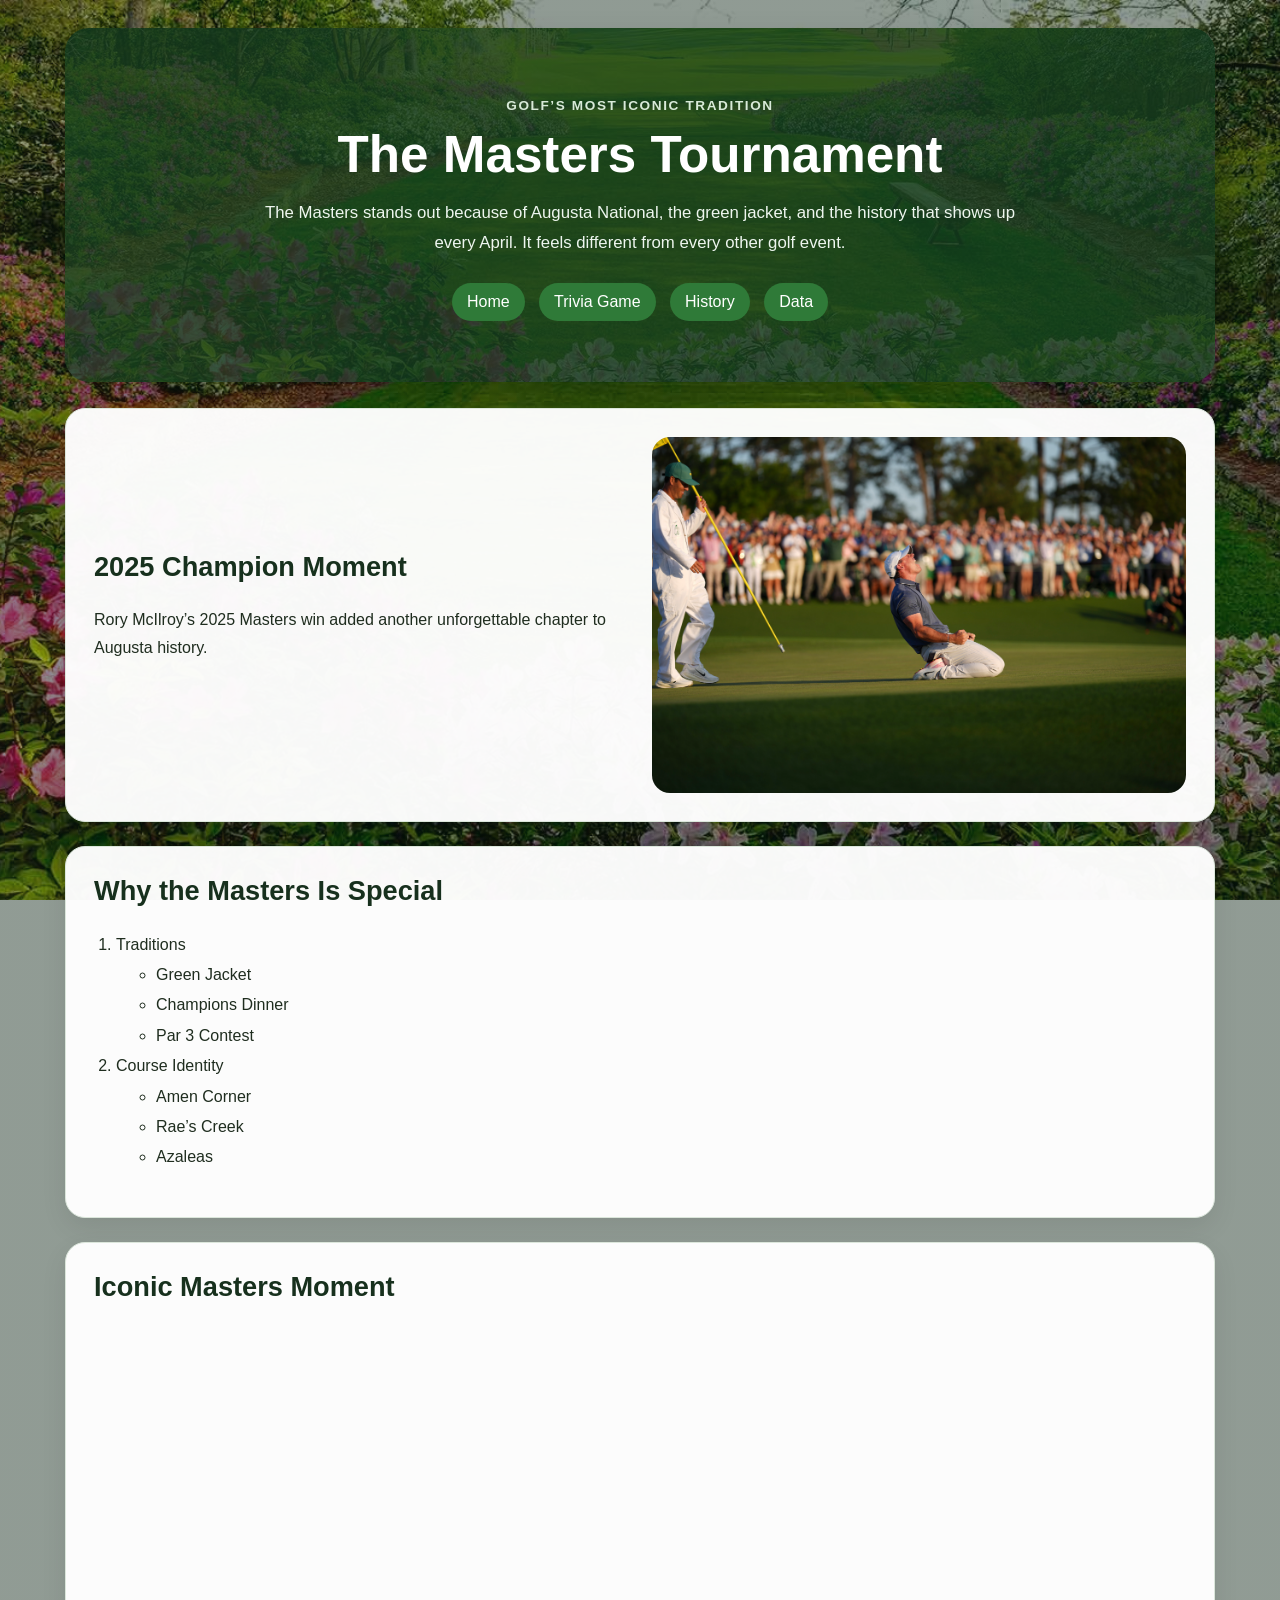
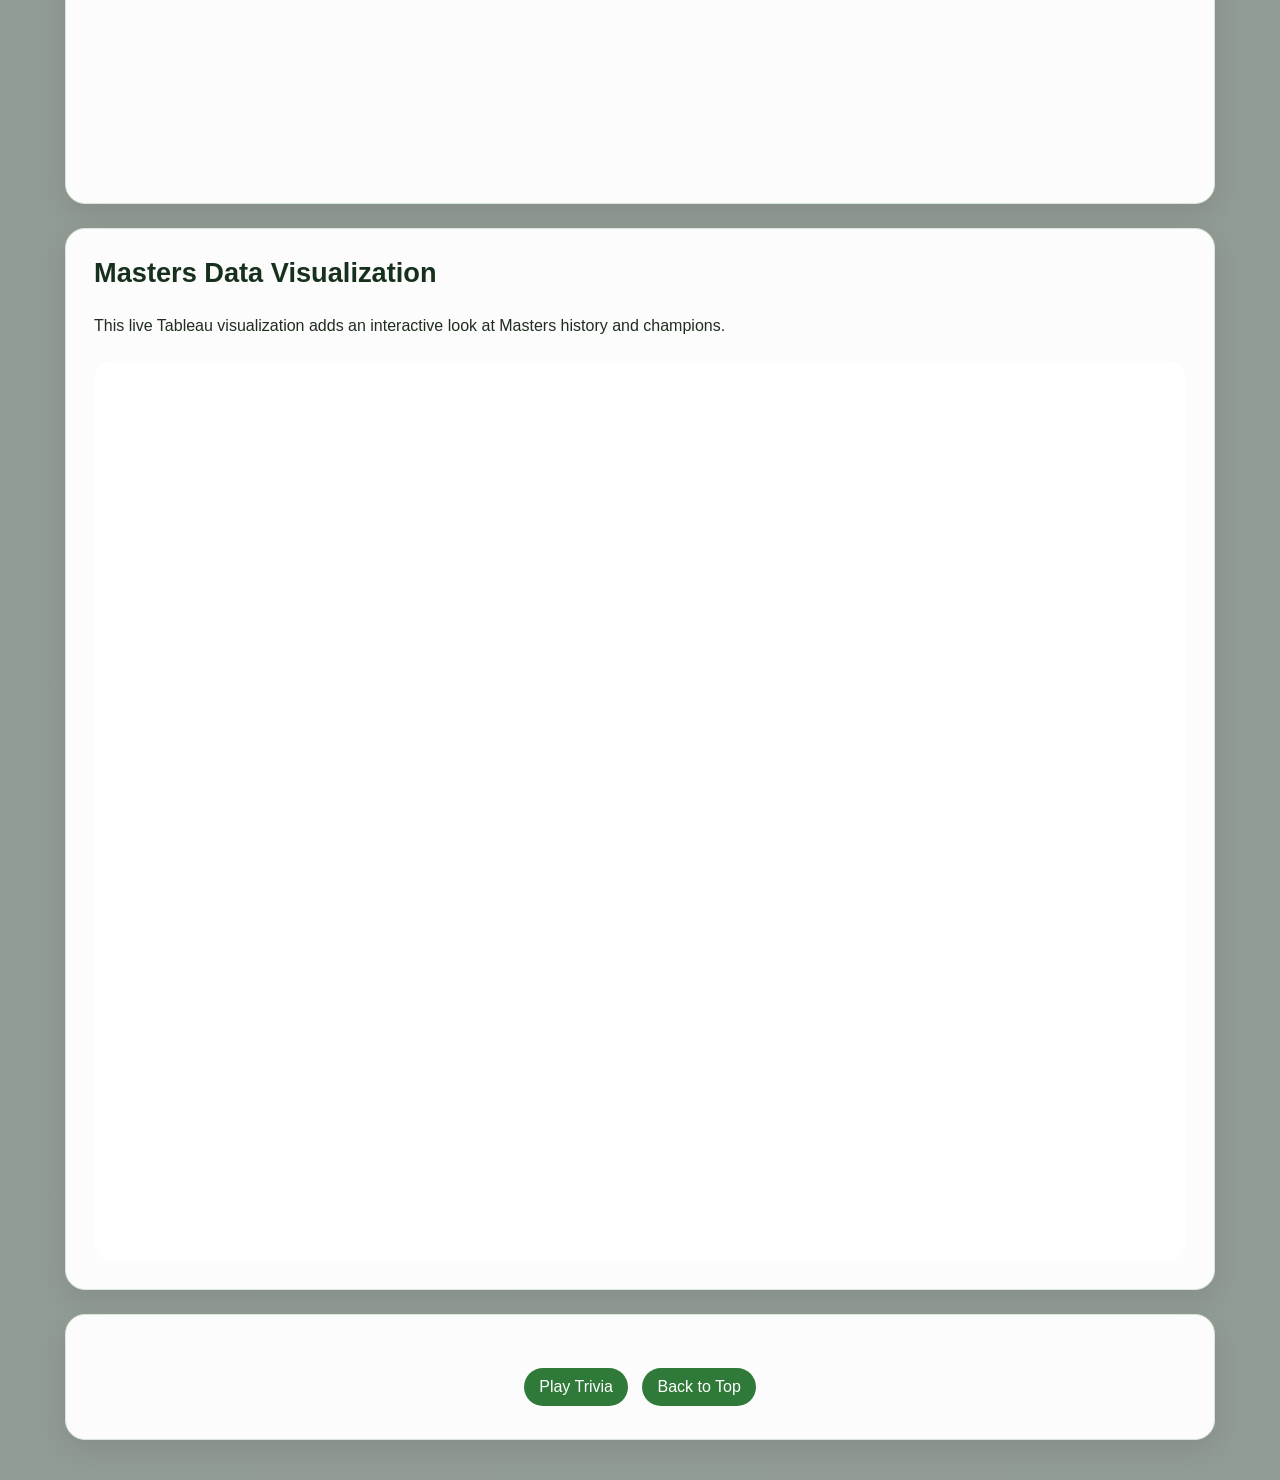
<file: scratch.html>
<!DOCTYPE html>
<html lang="en">
<head>
  <meta charset="UTF-8" />
  <meta name="viewport" content="width=device-width, initial-scale=1.0" />
  <title>The Masters Tournament</title>
  <link rel="stylesheet" href="scratch.css" />
</head>
<body>
  <div class="page-wrapper">

    <header class="hero-box" id="top">
      <div class="hero-overlay">
        <p class="eyebrow">Golf’s Most Iconic Tradition</p>
        <h1>The Masters Tournament</h1>
        <p class="intro-text">
          The Masters stands out because of Augusta National, the green jacket, and the history that
          shows up every April. It feels different from every other golf event.
        </p>

        <div class="nav-links">
          <a href="index.html">Home</a>
          <a href="app.html">Trivia Game</a>
          <a href="#history">History</a>
          <a href="#stats">Data</a>
        </div>
      </div>
    </header>

    <section class="content-box image-section">
      <div>
        <h2>2025 Champion Moment</h2>
        <p>
          Rory McIlroy’s 2025 Masters win added another unforgettable chapter to Augusta history.
        </p>
      </div>

      <div>
        <img src="masters.jpg" alt="Rory McIlroy at the Masters" class="feature-image">
      </div>
    </section>

    <section class="content-box" id="history">
      <h2>Why the Masters Is Special</h2>

      <ol class="tips-list">
        <li>Traditions
          <ul>
            <li>Green Jacket</li>
            <li>Champions Dinner</li>
            <li>Par 3 Contest</li>
          </ul>
        </li>

        <li>Course Identity
          <ul>
            <li>Amen Corner</li>
            <li>Rae’s Creek</li>
            <li>Azaleas</li>
          </ul>
        </li>
      </ol>
    </section>

    <section class="content-box" id="video">
      <h2>Iconic Masters Moment</h2>

      <div class="video-box">
        <iframe
          src="https://www.youtube.com/embed/yJGjNsEiqbU"
          title="Masters Highlight"
          allowfullscreen>
        </iframe>
      </div>
    </section>

    <section class="content-box" id="stats">
      <h2>Masters Data Visualization</h2>
      <p>
        This live Tableau visualization adds an interactive look at Masters history and champions.
      </p>

      <div class="tableau-wrapper">
        <div class='tableauPlaceholder' id='viz1775873938946' style='position: relative'>
          <noscript>
            <a href='#'>
              <img
                alt='Masters'
                src='https://public.tableau.com/static/images/Th/TheMastersChampions/Masters/1_rss.png'
                style='border: none' />
            </a>
          </noscript>
          <object class='tableauViz' style='display:none;'>
            <param name='host_url' value='https%3A%2F%2Fpublic.tableau.com%2F' />
            <param name='embed_code_version' value='3' />
            <param name='site_root' value='' />
            <param name='name' value='TheMastersChampions/Masters' />
            <param name='tabs' value='no' />
            <param name='toolbar' value='yes' />
            <param name='static_image' value='https://public.tableau.com/static/images/Th/TheMastersChampions/Masters/1.png' />
            <param name='animate_transition' value='yes' />
            <param name='display_static_image' value='yes' />
            <param name='display_spinner' value='yes' />
            <param name='display_overlay' value='yes' />
            <param name='display_count' value='yes' />
            <param name='language' value='en-US' />
          </object>
        </div>
      </div>
    </section>

    <section class="content-box footer-links">
      <div class="nav-links">
        <a href="app.html">Play Trivia</a>
        <a href="#top">Back to Top</a>
      </div>
    </section>

  </div>

  <script type='text/javascript'>
    var divElement = document.getElementById('viz1775873938946');
    var vizElement = divElement.getElementsByTagName('object')[0];
    vizElement.style.width = '100%';
    vizElement.style.height = '900px';
    var scriptElement = document.createElement('script');
    scriptElement.src = 'https://public.tableau.com/javascripts/api/viz_v1.js';
    vizElement.parentNode.insertBefore(scriptElement, vizElement);
  </script>
</body>
</html>
</file>
<file: scratch.css>
* {
  box-sizing: border-box;
}

body {
  margin: 0;
  padding: 0;
  font-family: Arial, Helvetica, sans-serif;
  color: #1f2d1f;
  background:
    linear-gradient(rgba(10, 34, 18, 0.45), rgba(10, 34, 18, 0.45)),
    url("mastersbackground.jpg")
    center/cover fixed no-repeat;
}

.page-wrapper {
  width: min(92%, 1150px);
  margin: 28px auto 40px;
}

.hero-box {
  background:
    linear-gradient(rgba(20, 60, 30, 0.85), rgba(20, 60, 30, 0.85)),
    url("mastersbackground.jpg")
    center/cover no-repeat;
  color: white;
  border-radius: 24px;
  overflow: hidden;
  box-shadow: 0 18px 36px rgba(0, 0, 0, 0.18);
  margin-bottom: 26px;
}

.hero-overlay {
  padding: 56px 34px;
  text-align: center;
}

.eyebrow {
  letter-spacing: 1.6px;
  text-transform: uppercase;
  font-size: 0.85rem;
  font-weight: 700;
  margin-bottom: 12px;
  color: #d8ead8;
}

.hero-box h1 {
  margin: 0 0 14px;
  font-size: clamp(2rem, 4vw, 3.3rem);
  font-weight: 800;
}

.intro-text {
  max-width: 760px;
  margin: 0 auto;
  font-size: 1.05rem;
  line-height: 1.8;
  color: #eef6ef;
}

.content-box {
  background: rgba(255, 255, 255, 0.97);
  padding: 28px;
  margin-bottom: 24px;
  border: 1px solid #dbe6db;
  border-radius: 20px;
  box-shadow: 0 10px 26px rgba(0, 0, 0, 0.08);
}

.content-box h2 {
  margin-top: 0;
  color: #17301d;
  font-size: 1.7rem;
}

.content-box p {
  line-height: 1.8;
}

.image-section {
  display: grid;
  grid-template-columns: 1fr 1fr;
  gap: 24px;
  align-items: center;
}

.feature-image {
  width: 100%;
  border-radius: 18px;
  display: block;
}

.tips-list {
  padding-left: 22px;
  line-height: 1.9;
}

.nav-links {
  margin-top: 20px;
  text-align: center;
}

.nav-links a {
  padding: 10px 15px;
  background: #2f7a38;
  color: white;
  text-decoration: none;
  border-radius: 999px;
  margin: 5px;
  display: inline-block;
}

.video-box {
  width: 100%;
  max-width: 800px;
  margin: auto;
  aspect-ratio: 16 / 9;
}

.video-box iframe {
  width: 100%;
  height: 100%;
  border: 0;
  display: block;
}

.tableau-wrapper {
  width: 100%;
  margin-top: 20px;
  overflow: hidden;
  border-radius: 18px;
  background: #fff;
}

.tableauPlaceholder {
  width: 100%;
  min-height: 900px;
}

.tableauViz {
  width: 100%;
}

.footer-links {
  text-align: center;
}

@media (max-width: 900px) {
  .image-section {
    grid-template-columns: 1fr;
  }

  .hero-overlay {
    padding: 40px 22px;
  }

  .tableauPlaceholder {
    min-height: 700px;
  }
}
</file>
